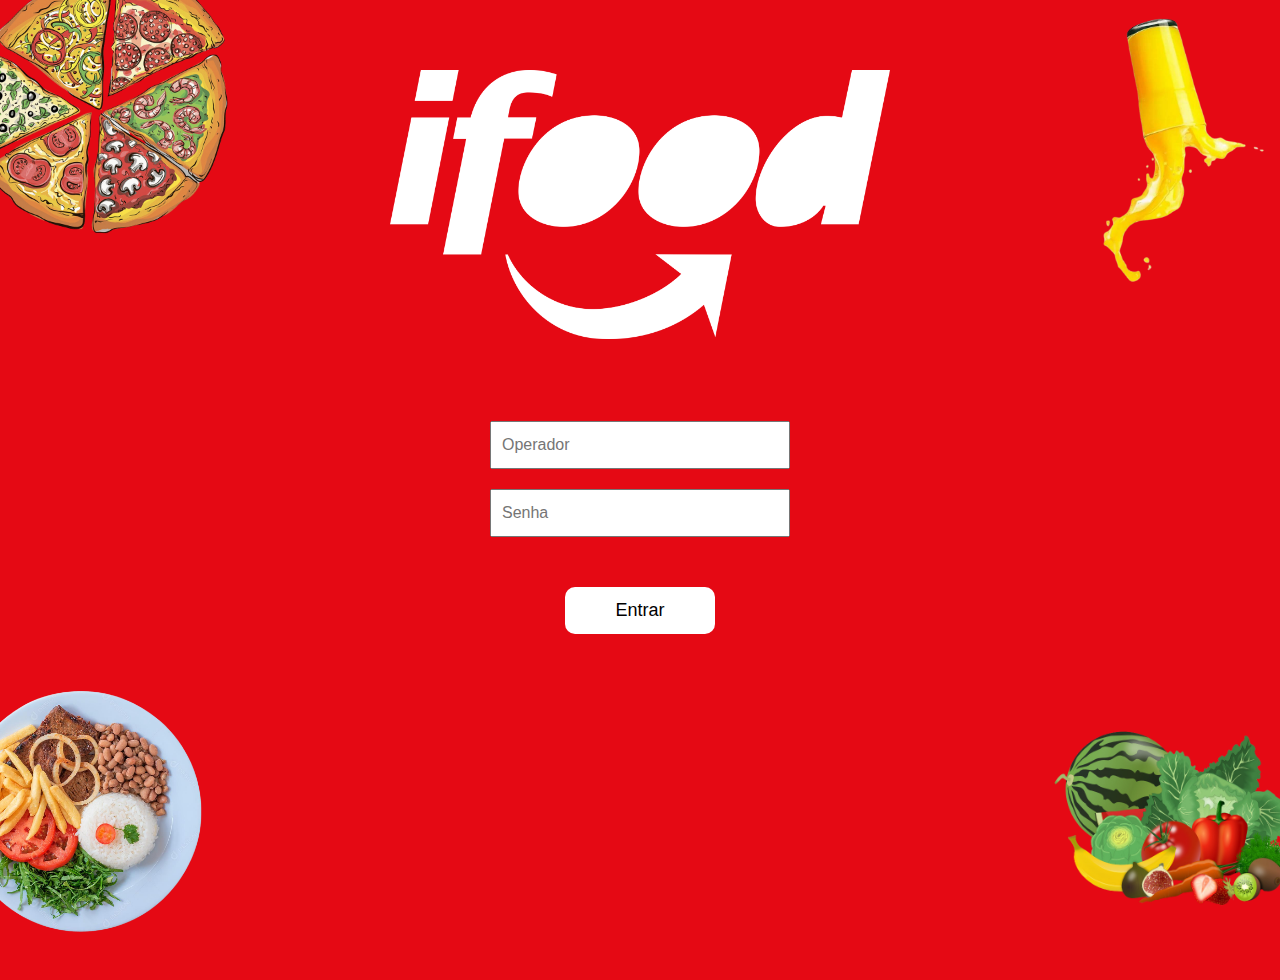
<file: index.html>
<!doctype html>
<html lang="en">
  <head>
    <meta charset="utf-8">
    <meta name="viewport" content="width=device-width, initial-scale=1">
    <title>Portal do Parceiro</title>
    
    <link href="https://cdn.jsdelivr.net/npm/bootstrap@5.3.3/dist/css/bootstrap.min.css" rel="stylesheet" integrity="sha384-QWTKZyjpPEjISv5WaRU9OFeRpok6YctnYmDr5pNlyT2bRjXh0JMhjY6hW+ALEwIH" crossorigin="anonymous">

    <link rel="stylesheet" href="./css/style.css">

  </head>
  <body>

    <div class="login-container">
      <img src="./img/ifood-logo-01.png" alt="iFood" class="logo">
    
      <div class="input-container">
          <input id="user" type="text" placeholder="Operador">
          <input id="password" type="password" placeholder="Senha">
      </div>
      <button class="login-button" onclick="logar()">Entrar</button>
  </div>

  <img src="./img/pizza.png" alt="Pizza" class="images pizza">
  <img src="./img/suco.png" alt="Suco" class="images juice">
  <img src="./img/comida.png" alt="Prato de comida" class="images plate">
  <img src="./img/frutas.png" alt="Frutas e verduras" class="images fruits">

    <script src="https://cdn.jsdelivr.net/npm/bootstrap@5.3.3/dist/js/bootstrap.bundle.min.js" integrity="sha384-YvpcrYf0tY3lHB60NNkmXc5s9fDVZLESaAA55NDzOxhy9GkcIdslK1eN7N6jIeHz" crossorigin="anonymous"></script>

    <script src="./js/Script.js">Java</script>

  </body>
</html>
</file>
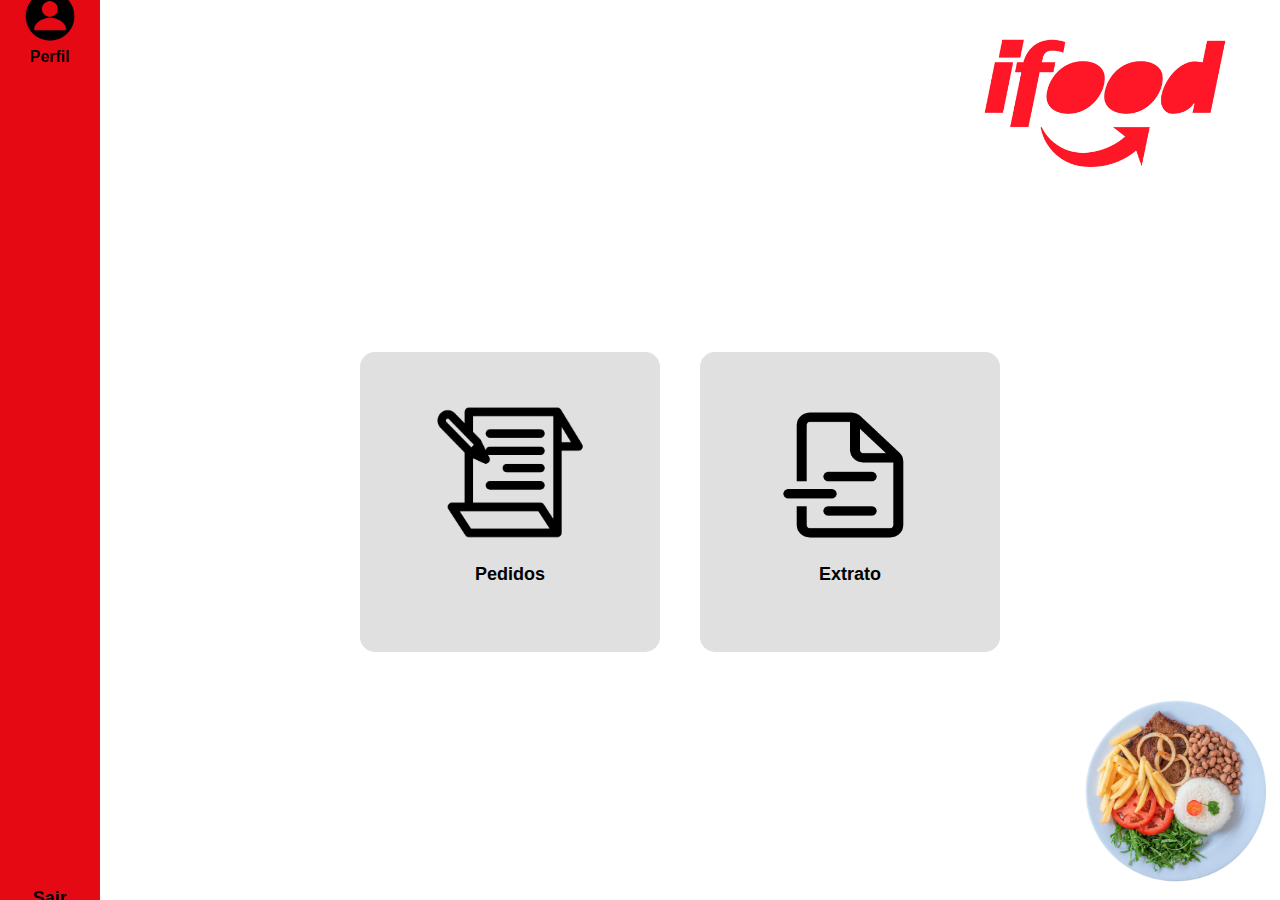
<file: menu.html>
<!DOCTYPE html>
<html lang="pt-BR">
<head>
    <meta charset="UTF-8">
    <meta name="viewport" content="width=device-width, initial-scale=1.0">
    <title>Menu Principal</title>
    <link rel="stylesheet" href="./css/menu.css">
</head>
<body>
    <div class="sidebar">
        <img src="./img/perfil.png" alt="Perfil">
        <p>Perfil</p>
    
        <a href="index.html"><button type="button" class="btn btn-outline-danger">Sair</button></a>
    </div>

    <div class="main-content">
        <div class="header">
            <div></div> <!-- Espaço em branco para ajustar alinhamento -->
            <img src="./img/ifood.png" alt="iFood Logo">
        </div>

    <div class="icons">
            <div class="icon">
                <a href="./pedidos.html"><img src="./img/pedidos.png" alt="Pedidos"></a>
                <p>Pedidos</p>
            </div>
            <div class="icon">
                <a href="./extrato.html"><img src="./img/fluent--document-text-extract-24-regular.png" alt="Extrato"></a>
                <p>Extrato</p>
            </div>
        </div>
    </div>

    <img src="./img/comida.png" alt="Prato de comida" class="bottom-right-image">

    <script src="https://cdn.jsdelivr.net/npm/bootstrap@5.3.3/dist/js/bootstrap.bundle.min.js" integrity="sha384-YvpcrYf0tY3lHB60NNkmXc5s9fDVZLESaAA55NDzOxhy9GkcIdslK1eN7N6jIeHz" crossorigin="anonymous"></script>

    <script src="./js/Script.js">Java</script>
</body>
</html>
</file>
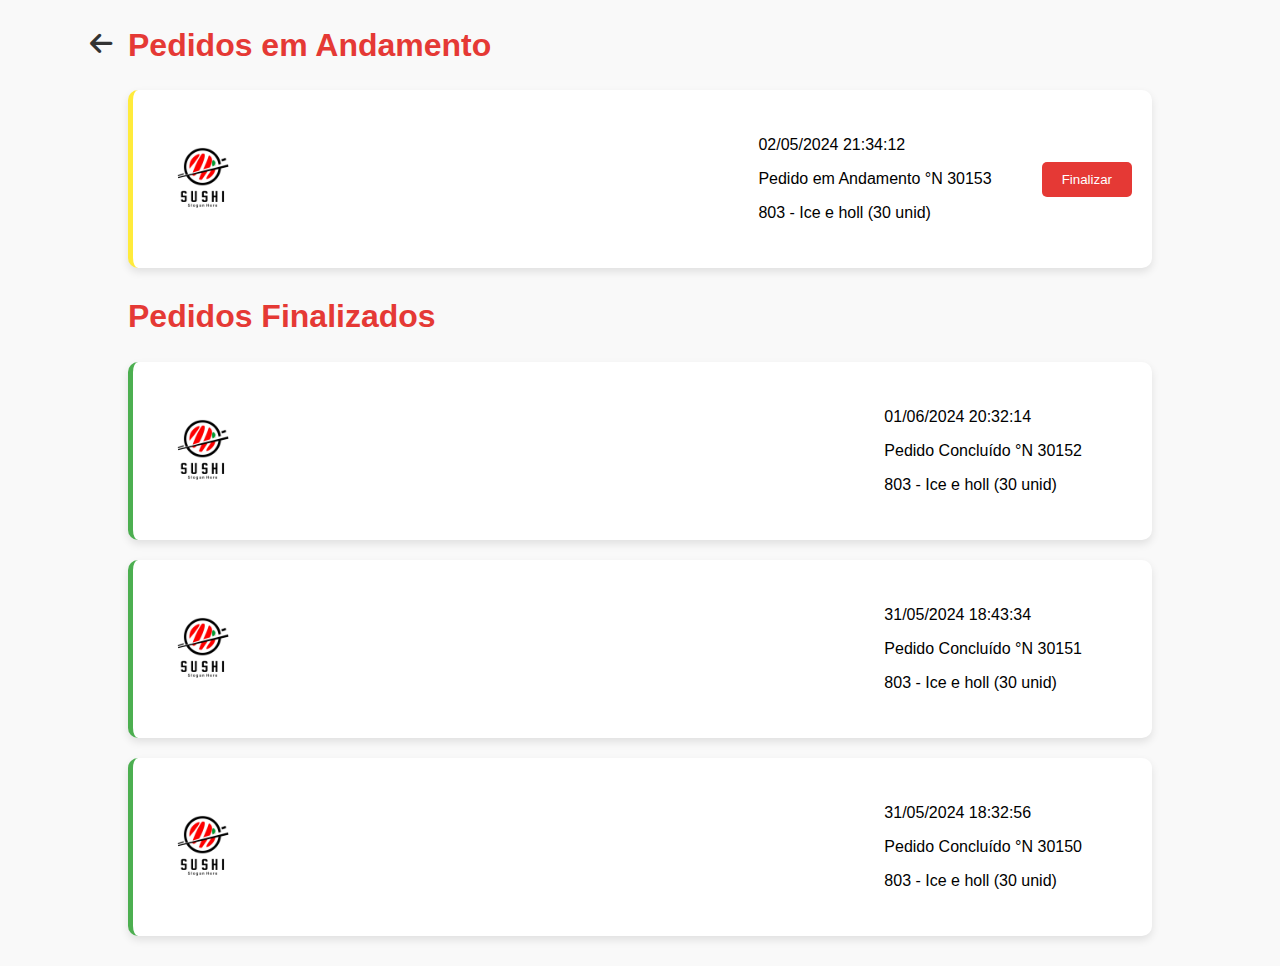
<file: pedidos.html>
<!DOCTYPE html>
<html lang="pt-BR">
<head>
    <meta charset="UTF-8">
    <meta name="viewport" content="width=device-width, initial-scale=1.0">
    <title>Pedidos - iFood</title>
    <link rel="stylesheet" href="./css/pedidos.css">
    <link rel="stylesheet" href="https://cdnjs.cloudflare.com/ajax/libs/font-awesome/6.0.0-beta3/css/all.min.css">
</head>
<body>

    <a href="./menu.html" class="back-to-top">
        <i class="fas fa-arrow-left"></i> <!-- Ícone de seta para a esquerda -->
    </a>

    <div class="container">
        <div class="orders-section">
            <h2>Pedidos em Andamento</h2>
            <div class="order in-progress">
                <div class="order-header">
                    <span class="restaurant-name"><img src="./img/logo-sushi-free-vector.jpg" alt=""></span>
                </div>
                <div class="order-details">
                    <p>02/05/2024 21:34:12</p>
                    <p>Pedido em Andamento °N 30153</p>
                    <p>803 - Ice e holl (30 unid)</p>
                </div>
                <button class="finalize-button">Finalizar</button>
            </div>
        </div>

        <div class="orders-section">
            <h2>Pedidos Finalizados</h2>
            <div class="order finished">
                <div class="order-header">
                    <span class="restaurant-name"><img src="./img/logo-sushi-free-vector.jpg" alt=""></span>
                </div>
                <div class="order-details">
                    <p>01/06/2024 20:32:14</p>
                    <p>Pedido Concluído °N 30152</p>
                    <p>803 - Ice e holl (30 unid)</p>
                </div>
            </div>

            <div class="order finished">
                <div class="order-header">
                    <span class="restaurant-name"><img src="./img/logo-sushi-free-vector.jpg" alt=""></span>
                </div>
                <div class="order-details">
                    <p>31/05/2024 18:43:34</p>
                    <p>Pedido Concluído °N 30151</p>
                    <p>803 - Ice e holl (30 unid)</p>
                </div>
            </div>

            <div class="order finished">
                <div class="order-header">
                    <span class="restaurant-name"><img src="./img/logo-sushi-free-vector.jpg" alt=""></span>
                </div>
                <div class="order-details">
                    <p>31/05/2024 18:32:56</p>
                    <p>Pedido Concluído °N 30150</p>
                    <p>803 - Ice e holl (30 unid)</p>
                </div>
            </div>
        </div>
    </div>

    <script src="./js/pedidos.js"></script>

</body>
</html>
</file>
<file: css/style.css>
body {
    background-color: #e50914;
    font-family: Arial, sans-serif;
    display: flex;
    justify-content: center;
    align-items: center;
    height: 100vh;
    margin: 0;
    overflow: hidden;
}
.login-container {
    text-align: center;
    margin-top: 100px;
}
.logo {
    width: 500px;
    margin-top: -350px;
}
.input-container {
    margin: 20px 0;
}
.input-container input {
    padding: 10px;
    font-size: 16px;
    width: 100%;
    max-width: 300px;
    margin: 10px 0;
}
.login-button {
    padding: 10px 50px;
    font-weight: 500;
    font-size: 18px;
    color: #000;
    background-color: #fff;
    border: none;
    cursor: pointer;
    margin-top: 20px;
    border-radius: 10px;
}

.images {
    position: absolute;
}
.pizza {
    top: -50px;
    left: -60px;
    width: 300px;
}
.juice {
    top: 10px;
    right: 10px;
    width: 180px;
}
.plate {
    bottom: -50px;
    left: -60px;
    width: 280px;
}
.fruits {
    bottom: -80px;
    right: -80px;
    width: 380px;
}
</file>
<file: css/menu.css>
body {
    margin: 0;
    font-family: Arial, sans-serif;
}
.sidebar {
    width: 100px;
    height: 100vh;
    background-color: #e50914;
    display: flex;
    flex-direction: column;
    align-items: center;
    justify-content: center;
    position: fixed;
}
.sidebar img {
    width: 50px;
    border-radius: 50%;
    margin-bottom: 10px;
}
.sidebar p {
    color: black;
    font-weight: bold;
    padding-bottom: 805px;
    margin-top: -4px;
}
.main-content {
    margin-left: 100px;
    padding-top: 5px;
    margin-left: 80px;
}
.header {
    display: flex;
    justify-content: space-between;
    align-items: center;
    margin-left: 30px;
}
.header img {
    width: 350px;
}
.icons {
    display: flex;
    justify-content: center;
    margin-top: 150px;
}
.icon {
    width: 300px;
    height: 300px;
    background-color: #e0e0e0;
    margin: 0 20px;
    border-radius: 15px;
    display: flex;
    flex-direction: column;
    justify-content: center;
    align-items: center;
    cursor: pointer;
    transition: background-color 0.3s;
}
.icon:hover {
    background-color: #ccc;
}
.icon img {
    width: 160px;
    height: 150px;
}
.icon p {
    margin-top: 10px;
    font-size: 18px;
    font-weight: bold;
}
.bottom-right-image {
    position: absolute;
    bottom: 5px;
    right: 0px;
    width: 210px;
}
.btn-outline-danger {
    background-color: #e50914;
    font-size: 18px;
    font-weight: bold;
    text-decoration: none;
    border-radius: 5px;
    border-style: none;
}
</file>
<file: css/pedidos.css>
body {
    font-family: Arial, sans-serif;
    background-color: #f9f9f9;
    margin: 0;
    padding: 0;
}

.back-to-top {
    position: absolute;
    top: 30px;
    left: 30px;
    font-size: calc(0rem + 2vw); 
    color: #333;
    text-decoration: none;
    z-index: 10;
    padding: 0px;
    margin-left: 60px; 
    cursor: pointer; /* permite que o ponteiro do mouse mostre que é clicável */
}
/* Faz com que apenas o link <a> seja clicável e não o ícone <i> */
.back-to-top i {
    pointer-events: none; 
}

.container {
    width: 80%;
    margin: 0 auto;
}

.orders-section {
    margin-bottom: 30px;
}

h2 {
    color: #e53935;
    font-size: 2rem;
}

.order {
    background-color: white;
    border-radius: 10px;
    box-shadow: 0px 4px 8px rgba(0, 0, 0, 0.1);
    padding: 20px;
    margin-bottom: 20px;
    display: flex;
    justify-content: space-between;
    align-items: center;
}

.order-header {
    display: flex;
    justify-content: space-between;
    width: 100%;
}

.restaurant-name img {
    width: 100px;
}

.order-time span {
    margin-top: 50px;
}

.order-details {
    margin: 10px 50px;
    white-space: nowrap;
}

.p {
    width: 100%;
}

.finalize-button {
    background-color: #e53935;
    color: white;
    border: none;
    padding: 10px 20px;
    border-radius: 5px;
    cursor: pointer;
}

.finalize-button:hover {
    background-color: #d32f2f;
}

.in-progress {
    border-left: 5px solid #ffeb3b;
}

.finished {
    border-left: 5px solid #4caf50;
}

.finished .finalize-button {
    display: none;
}
</file>
